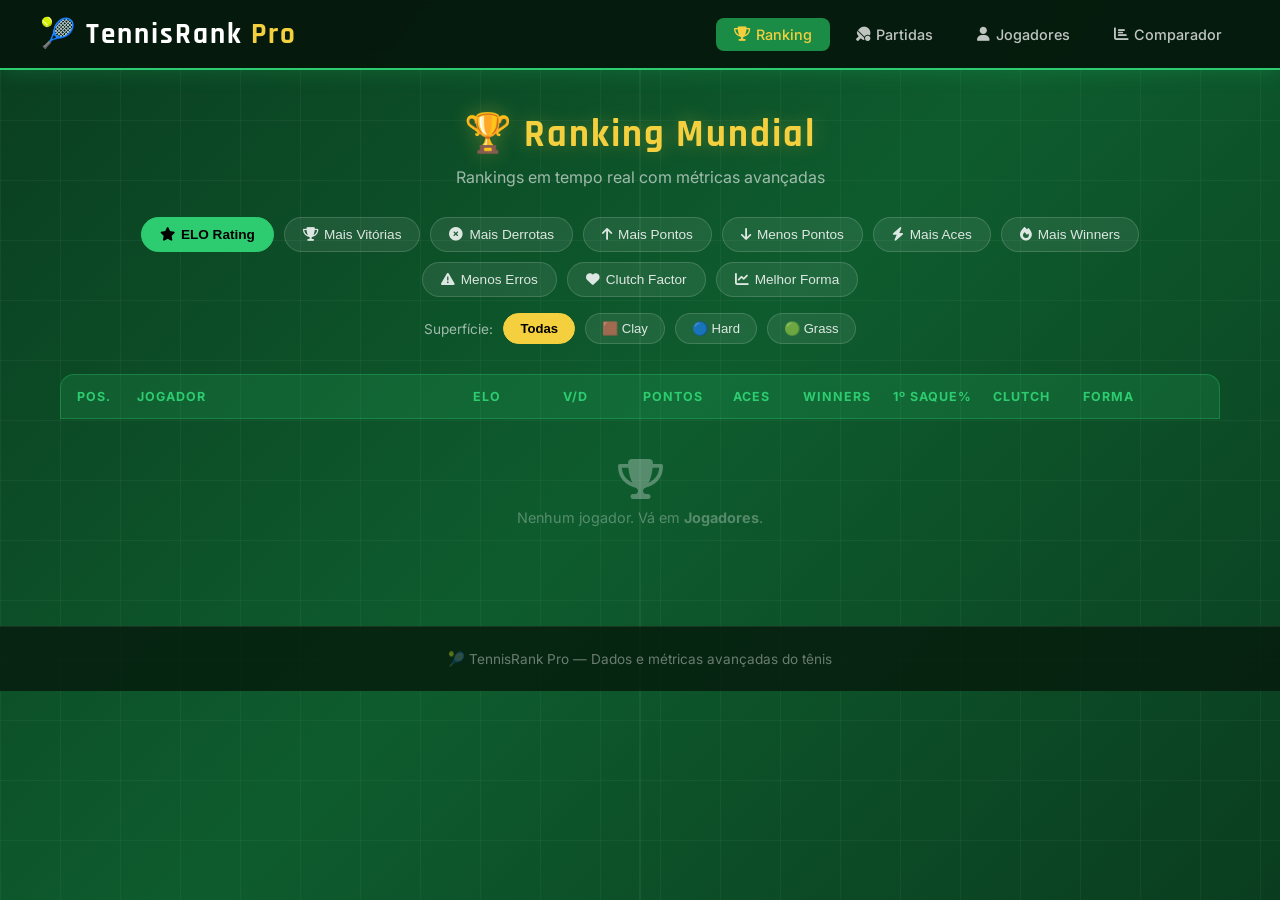
<file: index.html>
<!DOCTYPE html>
<html lang="pt-BR">
<head>
  <meta charset="UTF-8">
  <meta name="viewport" content="width=device-width, initial-scale=1.0">
  <title>TennisRank Pro 🎾</title>
  <link rel="stylesheet" href="style.css">
  <link href="https://fonts.googleapis.com/css2?family=Rajdhani:wght@400;600;700&family=Inter:wght@300;400;500;600&display=swap" rel="stylesheet">
  <link rel="stylesheet" href="https://cdnjs.cloudflare.com/ajax/libs/font-awesome/6.5.0/css/all.min.css">
</head>
<body>

<div class="court-lines"></div>

<header class="navbar">
  <div class="logo">🎾 TennisRank <span>Pro</span></div>
  <nav>
    <a href="index.html" class="active"><i class="fas fa-trophy"></i> Ranking</a>
    <a href="partidas.html"><i class="fas fa-table-tennis-paddle-ball"></i> Partidas</a>
    <a href="jogadores.html"><i class="fas fa-user"></i> Jogadores</a>
    <a href="comparador.html"><i class="fas fa-chart-bar"></i> Comparador</a>
  </nav>
</header>

<main>
  <section class="hero">
    <h2>🏆 Ranking Mundial</h2>
    <p>Rankings em tempo real com métricas avançadas</p>
  </section>

  <section class="filtros-ranking">
    <div class="filtros-grid">
      <button class="filtro-btn active" onclick="ordenar('elo')"><i class="fas fa-star"></i> ELO Rating</button>
      <button class="filtro-btn" onclick="ordenar('vitorias')"><i class="fas fa-trophy"></i> Mais Vitórias</button>
      <button class="filtro-btn" onclick="ordenar('derrotas')"><i class="fas fa-times-circle"></i> Mais Derrotas</button>
      <button class="filtro-btn" onclick="ordenar('pontos')"><i class="fas fa-arrow-up"></i> Mais Pontos</button>
      <button class="filtro-btn" onclick="ordenar('menosPontos')"><i class="fas fa-arrow-down"></i> Menos Pontos</button>
      <button class="filtro-btn" onclick="ordenar('aces')"><i class="fas fa-bolt"></i> Mais Aces</button>
      <button class="filtro-btn" onclick="ordenar('winners')"><i class="fas fa-fire"></i> Mais Winners</button>
      <button class="filtro-btn" onclick="ordenar('erros')"><i class="fas fa-exclamation-triangle"></i> Menos Erros</button>
      <button class="filtro-btn" onclick="ordenar('clutch')"><i class="fas fa-heart"></i> Clutch Factor</button>
      <button class="filtro-btn" onclick="ordenar('forma')"><i class="fas fa-chart-line"></i> Melhor Forma</button>
    </div>
    <div class="filtro-superficie">
      <label>Superfície:</label>
      <button class="sup-btn active" onclick="filtrarSuperficie('todas')">Todas</button>
      <button class="sup-btn clay" onclick="filtrarSuperficie('clay')">🟫 Clay</button>
      <button class="sup-btn hard" onclick="filtrarSuperficie('hard')">🔵 Hard</button>
      <button class="sup-btn grass" onclick="filtrarSuperficie('grass')">🟢 Grass</button>
    </div>
  </section>

  <section class="ranking-table-section">
    <div class="table-header">
      <span>Pos.</span>
      <span>Jogador</span>
      <span>ELO</span>
      <span>V/D</span>
      <span>Pontos</span>
      <span>Aces</span>
      <span>Winners</span>
      <span>1º Saque%</span>
      <span>Clutch</span>
      <span>Forma</span>
    </div>
    <div id="ranking-list"></div>
  </section>
</main>

<footer>
  <p>🎾 TennisRank Pro — Dados e métricas avançadas do tênis</p>
</footer>

<script src="data.js"></script>
<script src="script.js"></script>
<script>renderRanking();</script>
</body>
</html>
</file>
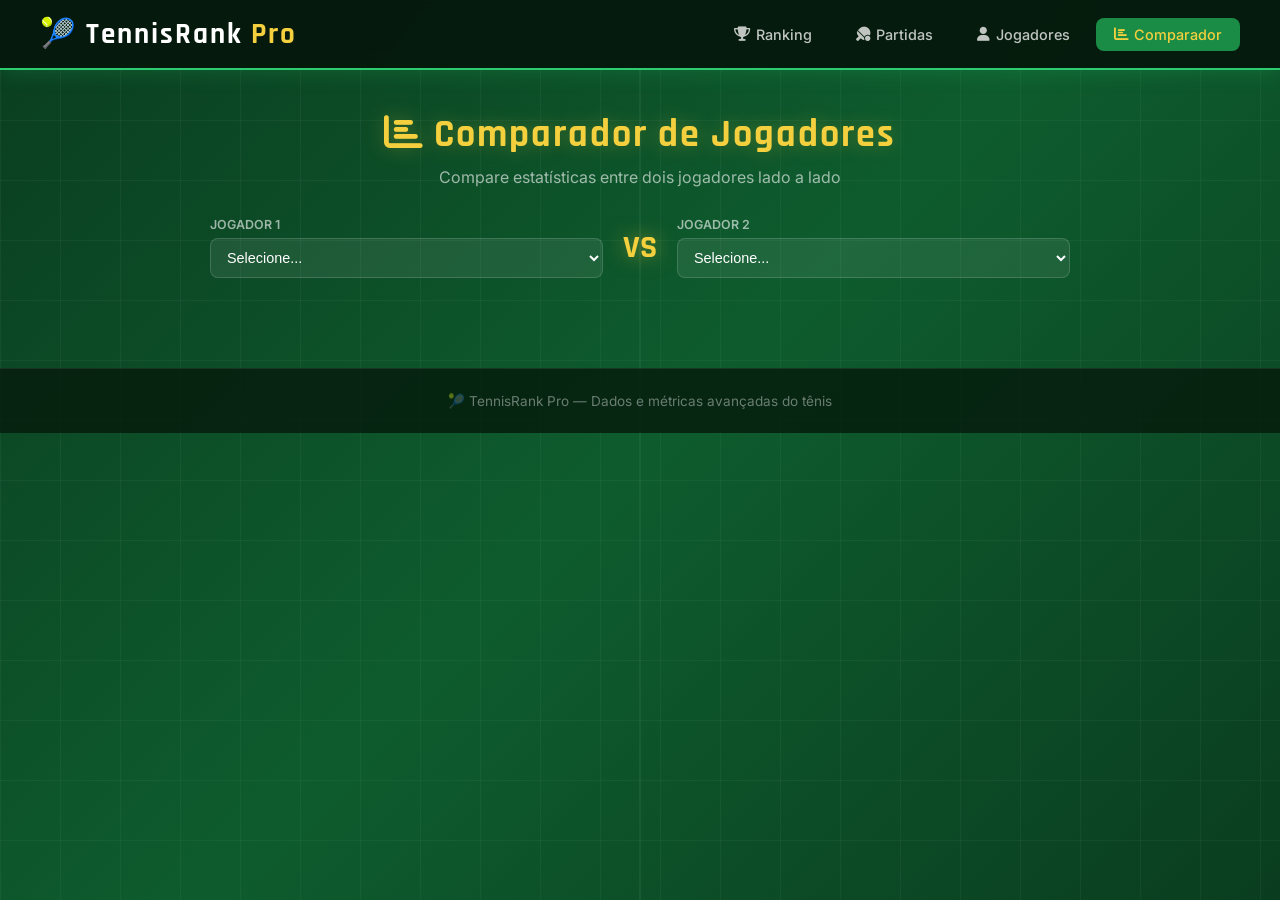
<file: comparador.html>
<!DOCTYPE html>
<html lang="pt-BR">
<head>
  <meta charset="UTF-8">
  <meta name="viewport" content="width=device-width, initial-scale=1.0">
  <title>Comparador — TennisRank Pro</title>
  <link rel="stylesheet" href="style.css">
  <link href="https://fonts.googleapis.com/css2?family=Rajdhani:wght@400;600;700&family=Inter:wght@300;400;500;600&display=swap" rel="stylesheet">
  <link rel="stylesheet" href="https://cdnjs.cloudflare.com/ajax/libs/font-awesome/6.5.0/css/all.min.css">
</head>
<body>

<div class="court-lines"></div>

<header class="navbar">
  <div class="logo">🎾 TennisRank <span>Pro</span></div>
  <nav>
    <a href="index.html"><i class="fas fa-trophy"></i> Ranking</a>
    <a href="partidas.html"><i class="fas fa-table-tennis-paddle-ball"></i> Partidas</a>
    <a href="jogadores.html"><i class="fas fa-user"></i> Jogadores</a>
    <a href="comparador.html" class="active"><i class="fas fa-chart-bar"></i> Comparador</a>
  </nav>
</header>

<main>
  <section class="hero">
    <h2><i class="fas fa-chart-bar"></i> Comparador de Jogadores</h2>
    <p>Compare estatísticas entre dois jogadores lado a lado</p>
  </section>

  <div class="comparador-container">
    <div class="comparador-selects">
      <div class="comp-select">
        <label>Jogador 1</label>
        <select id="compJ1" onchange="comparar()">
          <option value="">Selecione...</option>
        </select>
      </div>
      <div class="vs-badge">VS</div>
      <div class="comp-select">
        <label>Jogador 2</label>
        <select id="compJ2" onchange="comparar()">
          <option value="">Selecione...</option>
        </select>
      </div>
    </div>

    <div id="comparador-resultado"></div>
  </div>
</main>

<footer>
  <p>🎾 TennisRank Pro — Dados e métricas avançadas do tênis</p>
</footer>

<script src="data.js"></script>
<script src="script.js"></script>
<script>initComparador();</script>
</body>
</html>
</file>
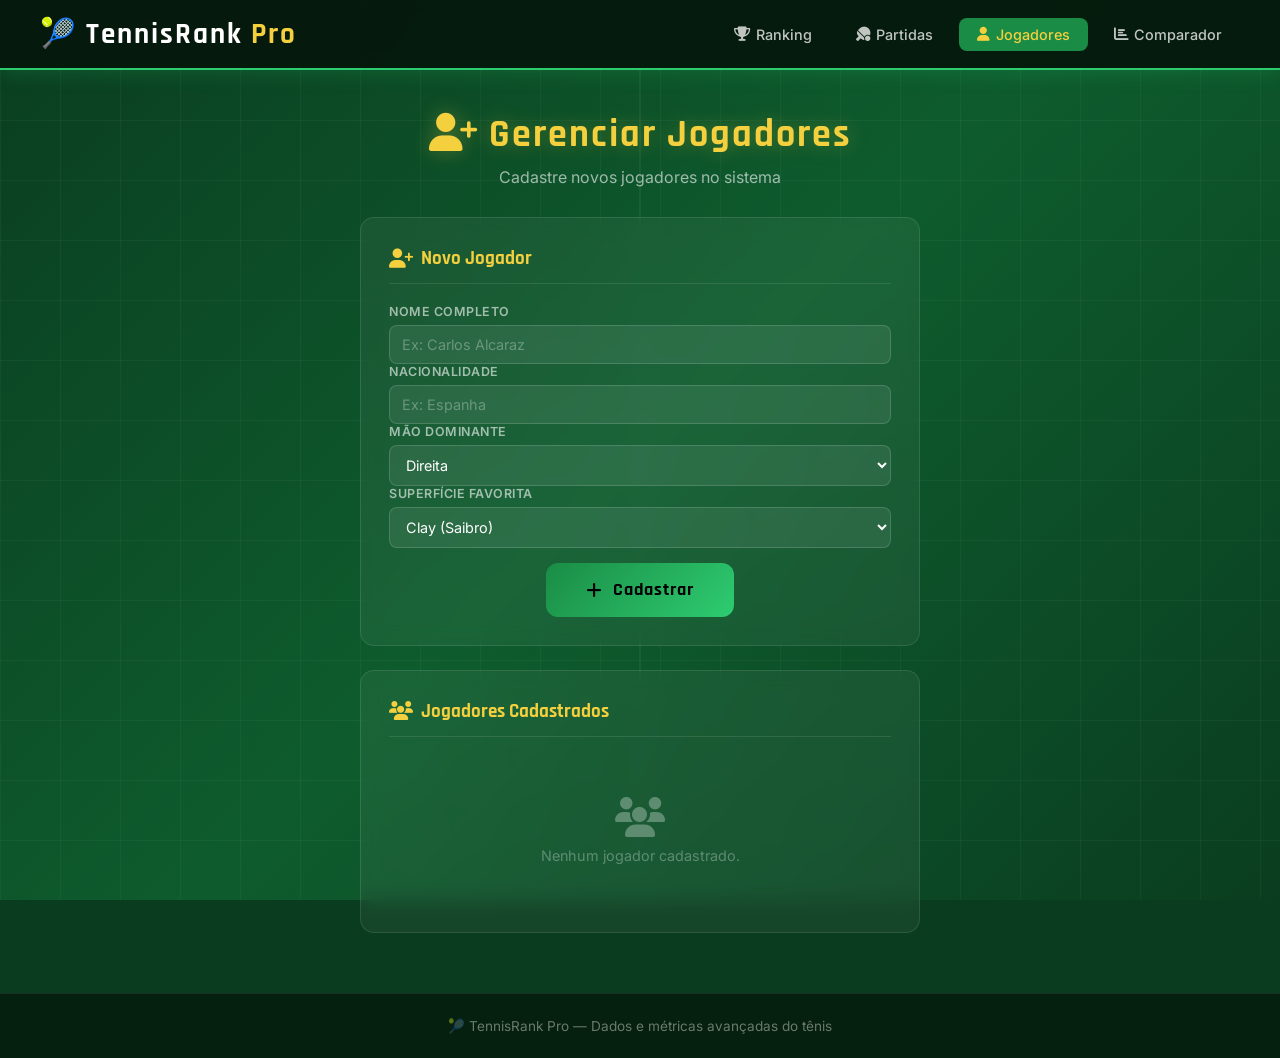
<file: jogadores.html>
<!DOCTYPE html>
<html lang="pt-BR">
<head>
  <meta charset="UTF-8">
  <meta name="viewport" content="width=device-width, initial-scale=1.0">
  <title>Jogadores — TennisRank Pro</title>
  <link rel="stylesheet" href="style.css">
  <link href="https://fonts.googleapis.com/css2?family=Rajdhani:wght@400;600;700&family=Inter:wght@300;400;500;600&display=swap" rel="stylesheet">
  <link rel="stylesheet" href="https://cdnjs.cloudflare.com/ajax/libs/font-awesome/6.5.0/css/all.min.css">
</head>
<body>

<div class="court-lines"></div>

<header class="navbar">
  <div class="logo">🎾 TennisRank <span>Pro</span></div>
  <nav>
    <a href="index.html"><i class="fas fa-trophy"></i> Ranking</a>
    <a href="partidas.html"><i class="fas fa-table-tennis-paddle-ball"></i> Partidas</a>
    <a href="jogadores.html" class="active"><i class="fas fa-user"></i> Jogadores</a>
    <a href="comparador.html"><i class="fas fa-chart-bar"></i> Comparador</a>
  </nav>
</header>

<main>
  <section class="hero">
    <h2><i class="fas fa-user-plus"></i> Gerenciar Jogadores</h2>
    <p>Cadastre novos jogadores no sistema</p>
  </section>

  <div class="form-container" style="max-width:600px">
    <div class="form-card">
      <h3><i class="fas fa-user-plus"></i> Novo Jogador</h3>
      <div class="form-group">
        <label>Nome completo</label>
        <input type="text" id="novoNome" placeholder="Ex: Carlos Alcaraz">
      </div>
      <div class="form-group">
        <label>Nacionalidade</label>
        <input type="text" id="novoPais" placeholder="Ex: Espanha">
      </div>
      <div class="form-group">
        <label>Mão dominante</label>
        <select id="novoMao">
          <option value="Direita">Direita</option>
          <option value="Esquerda">Esquerda</option>
        </select>
      </div>
      <div class="form-group">
        <label>Superfície favorita</label>
        <select id="novoSup">
          <option value="clay">Clay (Saibro)</option>
          <option value="hard">Hard (Duro)</option>
          <option value="grass">Grass (Grama)</option>
        </select>
      </div>
      <button class="btn-registrar" onclick="cadastrarJogador()" style="margin-top: 15px;">
        <i class="fas fa-plus"></i> Cadastrar
      </button>
    </div>

    <div class="form-card">
      <h3><i class="fas fa-users"></i> Jogadores Cadastrados</h3>
      <div id="lista-jogadores"></div>
    </div>
  </div>
</main>

<footer>
  <p>🎾 TennisRank Pro — Dados e métricas avançadas do tênis</p>
</footer>

<script src="data.js"></script>
<script src="script.js"></script>
<script>renderListaJogadores();</script>
</body>
</html>
</file>
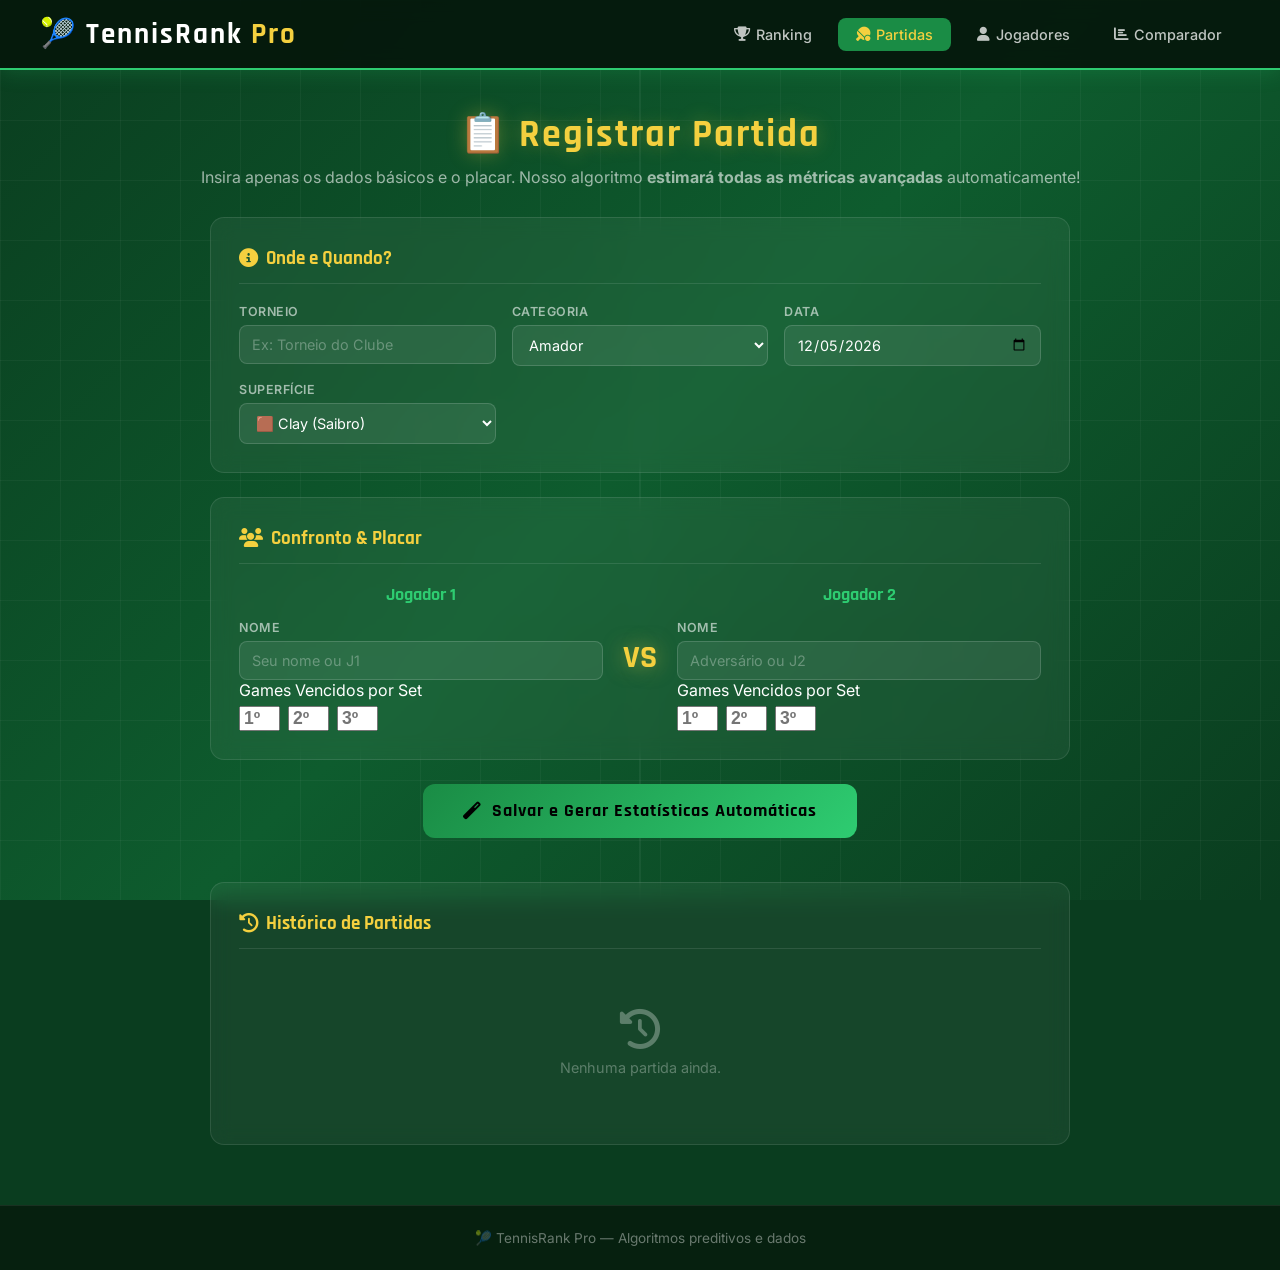
<file: partidas.html>
<!DOCTYPE html>
<html lang="pt-BR">
<head>
  <meta charset="UTF-8">
  <meta name="viewport" content="width=device-width, initial-scale=1.0">
  <title>Registrar Partida — TennisRank Pro</title>
  <link rel="stylesheet" href="style.css">
  <link href="https://fonts.googleapis.com/css2?family=Rajdhani:wght@400;600;700&family=Inter:wght@300;400;500;600&display=swap" rel="stylesheet">
  <link rel="stylesheet" href="https://cdnjs.cloudflare.com/ajax/libs/font-awesome/6.5.0/css/all.min.css">
</head>
<body>

<div class="court-lines"></div>

<header class="navbar">
  <div class="logo">🎾 TennisRank <span>Pro</span></div>
  <nav>
    <a href="index.html"><i class="fas fa-trophy"></i> Ranking</a>
    <a href="partidas.html" class="active"><i class="fas fa-table-tennis-paddle-ball"></i> Partidas</a>
    <a href="jogadores.html"><i class="fas fa-user"></i> Jogadores</a>
    <a href="comparador.html"><i class="fas fa-chart-bar"></i> Comparador</a>
  </nav>
</header>

<main>
  <section class="hero">
    <h2>📋 Registrar Partida</h2>
    <p>Insira apenas os dados básicos e o placar. Nosso algoritmo <b>estimará todas as métricas avançadas</b> automaticamente!</p>
  </section>

  <div class="form-container">

    <!-- DADOS BÁSICOS -->
    <div class="form-card">
      <h3><i class="fas fa-info-circle"></i> Onde e Quando?</h3>
      <div class="form-grid">
        <div class="form-group">
          <label>Torneio</label>
          <input type="text" id="torneio" placeholder="Ex: Torneio do Clube">
        </div>
        <div class="form-group">
          <label>Categoria</label>
          <select id="categoria">
            <option value="Amador">Amador</option>
            <option value="ITF">ITF / Pro-Am</option>
            <option value="Challenger">Challenger</option>
            <option value="ATP 250">ATP 250</option>
            <option value="ATP 500">ATP 500</option>
            <option value="Masters 1000">Masters 1000</option>
            <option value="Grand Slam">Grand Slam</option>
          </select>
        </div>
        <div class="form-group">
          <label>Data</label>
          <input type="date" id="data">
        </div>
        <div class="form-group">
          <label>Superfície</label>
          <select id="superficie">
            <option value="clay">🟫 Clay (Saibro)</option>
            <option value="hard">🔵 Hard (Duro)</option>
            <option value="grass">🟢 Grass (Grama)</option>
          </select>
        </div>
      </div>
    </div>

    <!-- CONFRONTO E PLACAR -->
    <div class="form-card versus-card">
      <h3><i class="fas fa-users"></i> Confronto & Placar</h3>
      <div class="versus-container">
        <!-- Jogador 1 -->
        <div class="player-side">
          <h4>Jogador 1</h4>
          <div class="form-group">
            <label>Nome</label>
            <input type="text" id="j1nome" placeholder="Seu nome ou J1">
          </div>
          <div class="score-sets" id="sets-j1">
            <label style="margin-top:10px;">Games Vencidos por Set</label>
            <div class="sets-row">
              <input type="number" class="set-input" id="j1s1" placeholder="1º" min="0" max="7">
              <input type="number" class="set-input" id="j1s2" placeholder="2º" min="0" max="7">
              <input type="number" class="set-input" id="j1s3" placeholder="3º" min="0" max="7">
            </div>
          </div>
        </div>

        <div class="vs-badge">VS</div>

        <!-- Jogador 2 -->
        <div class="player-side">
          <h4>Jogador 2</h4>
          <div class="form-group">
            <label>Nome</label>
            <input type="text" id="j2nome" placeholder="Adversário ou J2">
          </div>
          <div class="score-sets">
            <label style="margin-top:10px;">Games Vencidos por Set</label>
            <div class="sets-row">
              <input type="number" class="set-input" id="j2s1" placeholder="1º" min="0" max="7">
              <input type="number" class="set-input" id="j2s2" placeholder="2º" min="0" max="7">
              <input type="number" class="set-input" id="j2s3" placeholder="3º" min="0" max="7">
            </div>
          </div>
        </div>
      </div>
    </div>

    <button class="btn-registrar" onclick="registrarPartida()">
      <i class="fas fa-magic"></i> Salvar e Gerar Estatísticas Automáticas
    </button>

    <!-- HISTÓRICO -->
    <div class="form-card" id="historico-card" style="margin-top: 20px;">
      <h3><i class="fas fa-history"></i> Histórico de Partidas</h3>
      <div id="historico-lista"></div>
    </div>

  </div>
</main>

<footer>
  <p>🎾 TennisRank Pro — Algoritmos preditivos e dados</p>
</footer>

<script src="data.js"></script>
<script src="script.js"></script>
<script>
  // Inicializando a data de hoje por padrão
  document.getElementById('data').valueAsDate = new Date();
  renderHistorico();
</script>
</body>
</html>
</file>
<file: style.css>
/* ===== RESET & BASE ===== */
*, *::before, *::after { box-sizing: border-box; margin: 0; padding: 0; }

:root {
  --green-dark: #0a3d1f;
  --green-mid: #0e5c2e;
  --green-light: #1a8c45;
  --green-neon: #2ecc71;
  --yellow: #f4d03f;
  --yellow-dark: #d4ac0d;
  --white: #ffffff;
  --gray-light: #f0f4f0;
  --gray: #888;
  --clay: #c0623a;
  --hard: #2980b9;
  --grass: #27ae60;
  --shadow: 0 4px 24px rgba(0,0,0,0.3);
  --radius: 14px;
}

html { scroll-behavior: smooth; }

body {
  font-family: 'Inter', sans-serif;
  background: var(--green-dark);
  color: var(--white);
  min-height: 100vh;
  position: relative;
  overflow-x: hidden;
}

/* ===== COURT BACKGROUND ===== */
.court-lines {
  position: fixed;
  inset: 0;
  z-index: 0;
  background: linear-gradient(135deg, #0a3d1f 0%, #0e5c2e 50%, #0a3d1f 100%);
  pointer-events: none;
}
.court-lines::before {
  content: '';
  position: fixed;
  inset: 0;
  background-image:
    linear-gradient(rgba(255,255,255,0.04) 1px, transparent 1px),
    linear-gradient(90deg, rgba(255,255,255,0.04) 1px, transparent 1px);
  background-size: 60px 60px;
}
.court-lines::after {
  content: '';
  position: fixed;
  left: 50%;
  top: 0;
  bottom: 0;
  width: 2px;
  background: rgba(255,255,255,0.05);
  transform: translateX(-50%);
}

/* ===== NAVBAR ===== */
.navbar {
  position: relative;
  z-index: 100;
  display: flex;
  align-items: center;
  justify-content: space-between;
  padding: 0 40px;
  height: 70px;
  background: rgba(6, 25, 12, 0.95);
  backdrop-filter: blur(10px);
  border-bottom: 2px solid var(--green-neon);
  box-shadow: 0 2px 20px rgba(46, 204, 113, 0.2);
}

.logo {
  font-family: 'Rajdhani', sans-serif;
  font-size: 1.8rem;
  font-weight: 700;
  color: var(--white);
  letter-spacing: 2px;
}
.logo span { color: var(--yellow); }

.navbar nav { display: flex; gap: 8px; }
.navbar nav a {
  color: rgba(255,255,255,0.75);
  text-decoration: none;
  padding: 8px 18px;
  border-radius: 8px;
  font-size: 0.9rem;
  font-weight: 500;
  transition: all 0.2s;
  display: flex;
  align-items: center;
  gap: 6px;
}
.navbar nav a:hover,
.navbar nav a.active { background: var(--green-light); color: var(--white); }
.navbar nav a.active { color: var(--yellow); }

/* ===== MAIN ===== */
main { position: relative; z-index: 10; padding: 0 0 60px; }

.hero { text-align: center; padding: 40px 20px 30px; }
.hero h2 {
  font-family: 'Rajdhani', sans-serif;
  font-size: 2.4rem;
  font-weight: 700;
  letter-spacing: 2px;
  color: var(--yellow);
  text-shadow: 0 0 20px rgba(244,208,63,0.3);
}
.hero p { color: rgba(255,255,255,0.6); margin-top: 8px; font-size: 1rem; }

/* ===== FILTROS ===== */
.filtros-ranking { max-width: 1100px; margin: 0 auto 30px; padding: 0 20px; }
.filtros-grid { display: flex; flex-wrap: wrap; gap: 10px; justify-content: center; margin-bottom: 16px; }
.filtro-btn {
  background: rgba(255,255,255,0.08);
  color: rgba(255,255,255,0.85);
  border: 1px solid rgba(255,255,255,0.15);
  padding: 9px 18px;
  border-radius: 30px;
  cursor: pointer;
  font-size: 0.85rem;
  font-weight: 500;
  transition: all 0.2s;
  display: flex;
  align-items: center;
  gap: 6px;
}
.filtro-btn:hover, .filtro-btn.active { background: var(--green-neon); color: #000; border-color: var(--green-neon); font-weight: 700; }
.filtro-superficie { display: flex; align-items: center; gap: 10px; justify-content: center; flex-wrap: wrap; }
.filtro-superficie label { color: rgba(255,255,255,0.6); font-size: 0.85rem; }
.sup-btn {
  background: rgba(255,255,255,0.08);
  color: rgba(255,255,255,0.85);
  border: 1px solid rgba(255,255,255,0.15);
  padding: 7px 16px;
  border-radius: 20px;
  cursor: pointer;
  font-size: 0.82rem;
  font-weight: 500;
  transition: all 0.2s;
}
.sup-btn.active, .sup-btn:hover { background: var(--yellow); color: #000; font-weight: 700; border-color: var(--yellow); }
.sup-btn.clay.active { background: var(--clay); color: #fff; border-color: var(--clay); }
.sup-btn.hard.active { background: var(--hard); color: #fff; border-color: var(--hard); }
.sup-btn.grass.active { background: var(--grass); color: #fff; border-color: var(--grass); }

/* ===== RANKING TABLE ===== */
.ranking-table-section { max-width: 1200px; margin: 0 auto; padding: 0 20px; }
.table-header {
  display: grid;
  grid-template-columns: 60px 1fr 90px 80px 90px 70px 90px 100px 90px 120px;
  background: rgba(46,204,113,0.15);
  border: 1px solid rgba(46,204,113,0.3);
  border-radius: var(--radius) var(--radius) 0 0;
  padding: 14px 16px;
  font-size: 0.78rem;
  font-weight: 700;
  color: var(--green-neon);
  letter-spacing: 1px;
  text-transform: uppercase;
}
.ranking-row {
  display: grid;
  grid-template-columns: 60px 1fr 90px 80px 90px 70px 90px 100px 90px 120px;
  background: rgba(255,255,255,0.04);
  border: 1px solid rgba(255,255,255,0.07);
  border-top: none;
  padding: 14px 16px;
  align-items: center;
  transition: background 0.2s;
}
.ranking-row:hover { background: rgba(46,204,113,0.1); }
.ranking-row:last-child { border-radius: 0 0 var(--radius) var(--radius); }
.ranking-row.gold { border-left: 4px solid #FFD700; }
.ranking-row.silver { border-left: 4px solid #C0C0C0; }
.ranking-row.bronze { border-left: 4px solid #CD7F32; }

.pos-badge { font-family: 'Rajdhani', sans-serif; font-size: 1.3rem; font-weight: 700; color: var(--yellow); }
.pos-badge.pos1 { color: #FFD700; }
.pos-badge.pos2 { color: #C0C0C0; }
.pos-badge.pos3 { color: #CD7F32; }
.player-name { font-weight: 600; font-size: 0.95rem; }
.player-sub { font-size: 0.75rem; color: rgba(255,255,255,0.45); margin-top: 2px; }
.elo-badge {
  background: linear-gradient(135deg, var(--green-light), var(--green-neon));
  color: #000; padding: 4px 10px; border-radius: 20px; font-size: 0.82rem; font-weight: 700; display: inline-block;
}
.vd-badge { font-size: 0.85rem; }
.vd-badge .v { color: var(--green-neon); font-weight: 700; }
.vd-badge .d { color: #e74c3c; font-weight: 700; }
.forma-badges { display: flex; gap: 3px; }
.forma-w { width: 16px; height: 16px; background: var(--green-neon); border-radius: 50%; display: inline-block; }
.forma-l { width: 16px; height: 16px; background: #e74c3c; border-radius: 50%; display: inline-block; }

.clutch-bar { width: 60px; height: 8px; background: rgba(255,255,255,0.1); border-radius: 4px; overflow: hidden; }
.clutch-fill { height: 100%; background: linear-gradient(90deg, var(--yellow), var(--green-neon)); border-radius: 4px; transition: width 0.5s ease; }

/* ===== FORM CONTAINER ===== */
.form-container { max-width: 900px; margin: 0 auto; padding: 0 20px; display: flex; flex-direction: column; gap: 24px; }
.form-card { background: rgba(255,255,255,0.05); border: 1px solid rgba(255,255,255,0.1); border-radius: var(--radius); padding: 28px; backdrop-filter: blur(10px); }
.form-card h3 {
  font-family: 'Rajdhani', sans-serif; font-size: 1.2rem; font-weight: 700; color: var(--yellow);
  margin-bottom: 20px; display: flex; align-items: center; gap: 8px; padding-bottom: 12px; border-bottom: 1px solid rgba(255,255,255,0.1);
}
.form-grid { display: grid; grid-template-columns: repeat(auto-fill, minmax(200px, 1fr)); gap: 16px; }
.form-group { display: flex; flex-direction: column; gap: 6px; }
.form-group label { font-size: 0.78rem; font-weight: 600; color: rgba(255,255,255,0.6); text-transform: uppercase; letter-spacing: 0.5px; }
.form-group input, .form-group select {
  background: rgba(255,255,255,0.08); border: 1px solid rgba(255,255,255,0.15); border-radius: 8px;
  padding: 10px 12px; color: var(--white); font-size: 0.9rem; font-family: 'Inter', sans-serif; transition: border-color 0.2s; width: 100%;
}
.form-group input:focus, .form-group select:focus { outline: none; border-color: var(--green-neon); background: rgba(46,204,113,0.08); }
.form-group input::placeholder { color: rgba(255,255,255,0.3); }
.form-group select option { background: #0e5c2e; }

/* ===== VERSUS ===== */
.versus-container { display: grid; grid-template-columns: 1fr auto 1fr; gap: 20px; align-items: start; }
.player-side h4 { font-family: 'Rajdhani', sans-serif; font-size: 1.1rem; font-weight: 700; color: var(--green-neon); margin-bottom: 14px; text-align: center; }
.vs-badge { font-family: 'Rajdhani', sans-serif; font-size: 2rem; font-weight: 700; color: var(--yellow); align-self: center; text-align: center; text-shadow: 0 0 20px rgba(244,208,63,0.5); }
.sets-row { display: flex; gap: 8px; margin-top: 6px; }
.set-input { text-align: center; font-size: 1.1rem !important; font-weight: 700 !important; }

/* ===== BOTOES ===== */
.btn-registrar {
  background: linear-gradient(135deg, var(--green-light), var(--green-neon)); color: #000;
  border: none; border-radius: 12px; padding: 16px 40px; font-family: 'Rajdhani', sans-serif; font-size: 1.1rem;
  font-weight: 700; cursor: pointer; transition: all 0.2s; display: flex; align-items: center; gap: 10px; margin: 0 auto; letter-spacing: 1px;
}
.btn-registrar:hover { transform: translateY(-2px); box-shadow: 0 8px 30px rgba(46,204,113,0.4); }

/* ===== HISTÓRICO & JOGADORES ===== */
.historico-item, .jogador-item {
  background: rgba(255,255,255,0.05); border: 1px solid rgba(255,255,255,0.1); border-radius: 10px;
  padding: 14px; margin-bottom: 10px; display: flex; justify-content: space-between; align-items: center; flex-wrap: wrap; gap: 10px;
}
.hist-match { font-weight: 600; font-size: 0.95rem; }
.hist-score { font-family: 'Rajdhani', sans-serif; font-size: 1.3rem; font-weight: 700; color: var(--yellow); }
.hist-meta, .jogador-sub { font-size: 0.78rem; color: rgba(255,255,255,0.45); }
.hist-tags { display: flex; gap: 6px; flex-wrap: wrap; }
.tag { padding: 3px 10px; border-radius: 20px; font-size: 0.72rem; font-weight: 700; }
.tag-clay { background: var(--clay); color: #fff; }
.tag-hard { background: var(--hard); color: #fff; }
.tag-grass { background: var(--grass); color: #fff; }
.tag-gs { background: var(--yellow); color: #000; }
.tag-m1000 { background: #8e44ad; color: #fff; }
.tag-other { background: rgba(255,255,255,0.2); color: #fff; }

.jogador-info { display: flex; flex-direction: column; }
.jogador-nome { font-weight: 600; font-size: 0.95rem; }
.jogador-stats { display: flex; gap: 12px; }
.jstat { text-align: center; }
.jstat-val { font-family: 'Rajdhani', sans-serif; font-size: 1.2rem; font-weight: 700; color: var(--yellow); }
.jstat-lbl { font-size: 0.68rem; color: rgba(255,255,255,0.45); text-transform: uppercase; }
.btn-del { background: rgba(231,76,60,0.2); border: 1px solid rgba(231,76,60,0.4); color: #e74c3c; border-radius: 8px; padding: 6px 12px; cursor: pointer; transition: all 0.2s; }
.btn-del:hover { background: #e74c3c; color: #fff; }

/* ===== COMPARADOR ===== */
.comparador-container { max-width: 900px; margin: 0 auto; padding: 0 20px; }
.comparador-selects { display: grid; grid-template-columns: 1fr auto 1fr; gap: 20px; align-items: end; margin-bottom: 30px; }
.comp-select label { display: block; font-size: 0.78rem; font-weight: 600; color: rgba(255,255,255,0.6); text-transform: uppercase; margin-bottom: 6px; }
.comp-select select { background: rgba(255,255,255,0.08); border: 1px solid rgba(255,255,255,0.15); border-radius: 8px; padding: 10px 12px; color: var(--white); font-size: 0.9rem; width: 100%; }
.comp-select select option { background: #0e5c2e; }

.comp-table { background: rgba(255,255,255,0.04); border: 1px solid rgba(255,255,255,0.1); border-radius: var(--radius); overflow: hidden; }
.comp-row { display: grid; grid-template-columns: 1fr auto 1fr; padding: 14px 20px; border-bottom: 1px solid rgba(255,255,255,0.06); align-items: center; gap: 10px; }
.comp-row:last-child { border-bottom: none; }
.comp-row.header { background: rgba(46,204,113,0.12); font-size: 0.75rem; font-weight: 700; color: var(--green-neon); text-transform: uppercase; letter-spacing: 1px; }
.comp-lbl { text-align: center; font-size: 0.78rem; color: rgba(255,255,255,0.45); }
.comp-bar-wrap { display: flex; align-items: center; gap: 8px; }
.comp-bar { flex: 1; height: 6px; background: rgba(255,255,255,0.1); border-radius: 4px; overflow: hidden; }
.comp-bar-fill { height: 100%; background: var(--green-neon); border-radius: 4px; transition: width 0.5s; }
.comp-bar-fill.right { background: var(--yellow); }
.comp-val-left { font-weight: 600; text-align: left; }
.comp-val-right { font-weight: 600; text-align: right; }
.winner { color: var(--yellow); }

/* ===== FOOTER & TOAST ===== */
footer { position: relative; z-index: 10; text-align: center; padding: 24px; background: rgba(6,25,12,0.8); border-top: 1px solid rgba(255,255,255,0.08); color: rgba(255,255,255,0.4); font-size: 0.85rem; }
.empty-state { text-align: center; padding: 40px; color: rgba(255,255,255,0.3); font-size: 0.9rem; }
.empty-state i { font-size: 2.5rem; display: block; margin-bottom: 10px; }
.toast { position: fixed; bottom: 30px; right: 30px; background: linear-gradient(135deg, var(--green-light), var(--green-neon)); color: #000; padding: 14px 24px; border-radius: 12px; font-weight: 700; z-index: 9999; box-shadow: var(--shadow); animation: toastIn 0.3s ease; }
@keyframes toastIn { from { opacity: 0; transform: translateY(20px); } to { opacity: 1; transform: translateY(0); } }

/* ===== RESPONSIVE ===== */
@media (max-width: 900px) {
  .navbar { padding: 0 16px; }
  .navbar nav a span { display: none; }
  .table-header, .ranking-row { grid-template-columns: 40px 1fr 70px 70px 70px; }
  .table-header > span:nth-child(n+6), .ranking-row > *:nth-child(n+6) { display: none; }
  .versus-container, .comparador-selects { grid-template-columns: 1fr; }
  .vs-badge { display: none; }
}
</file>
